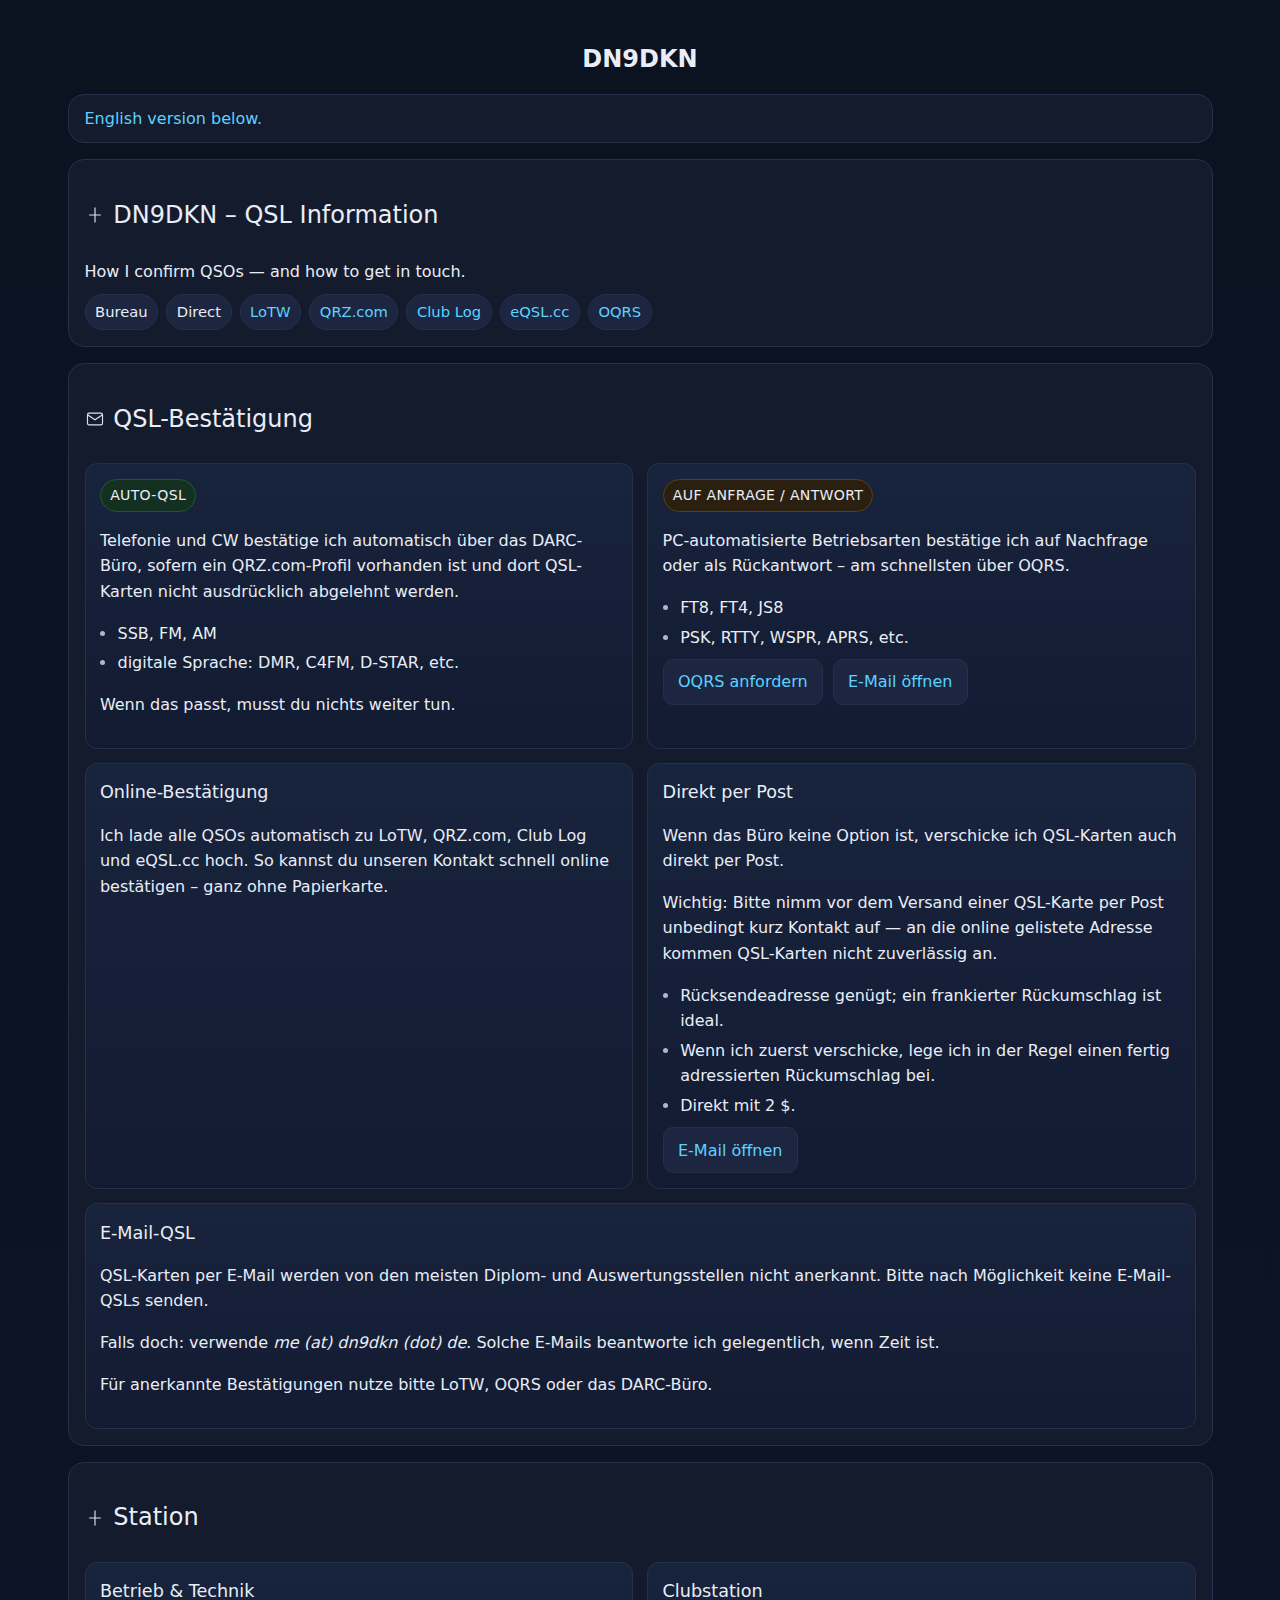
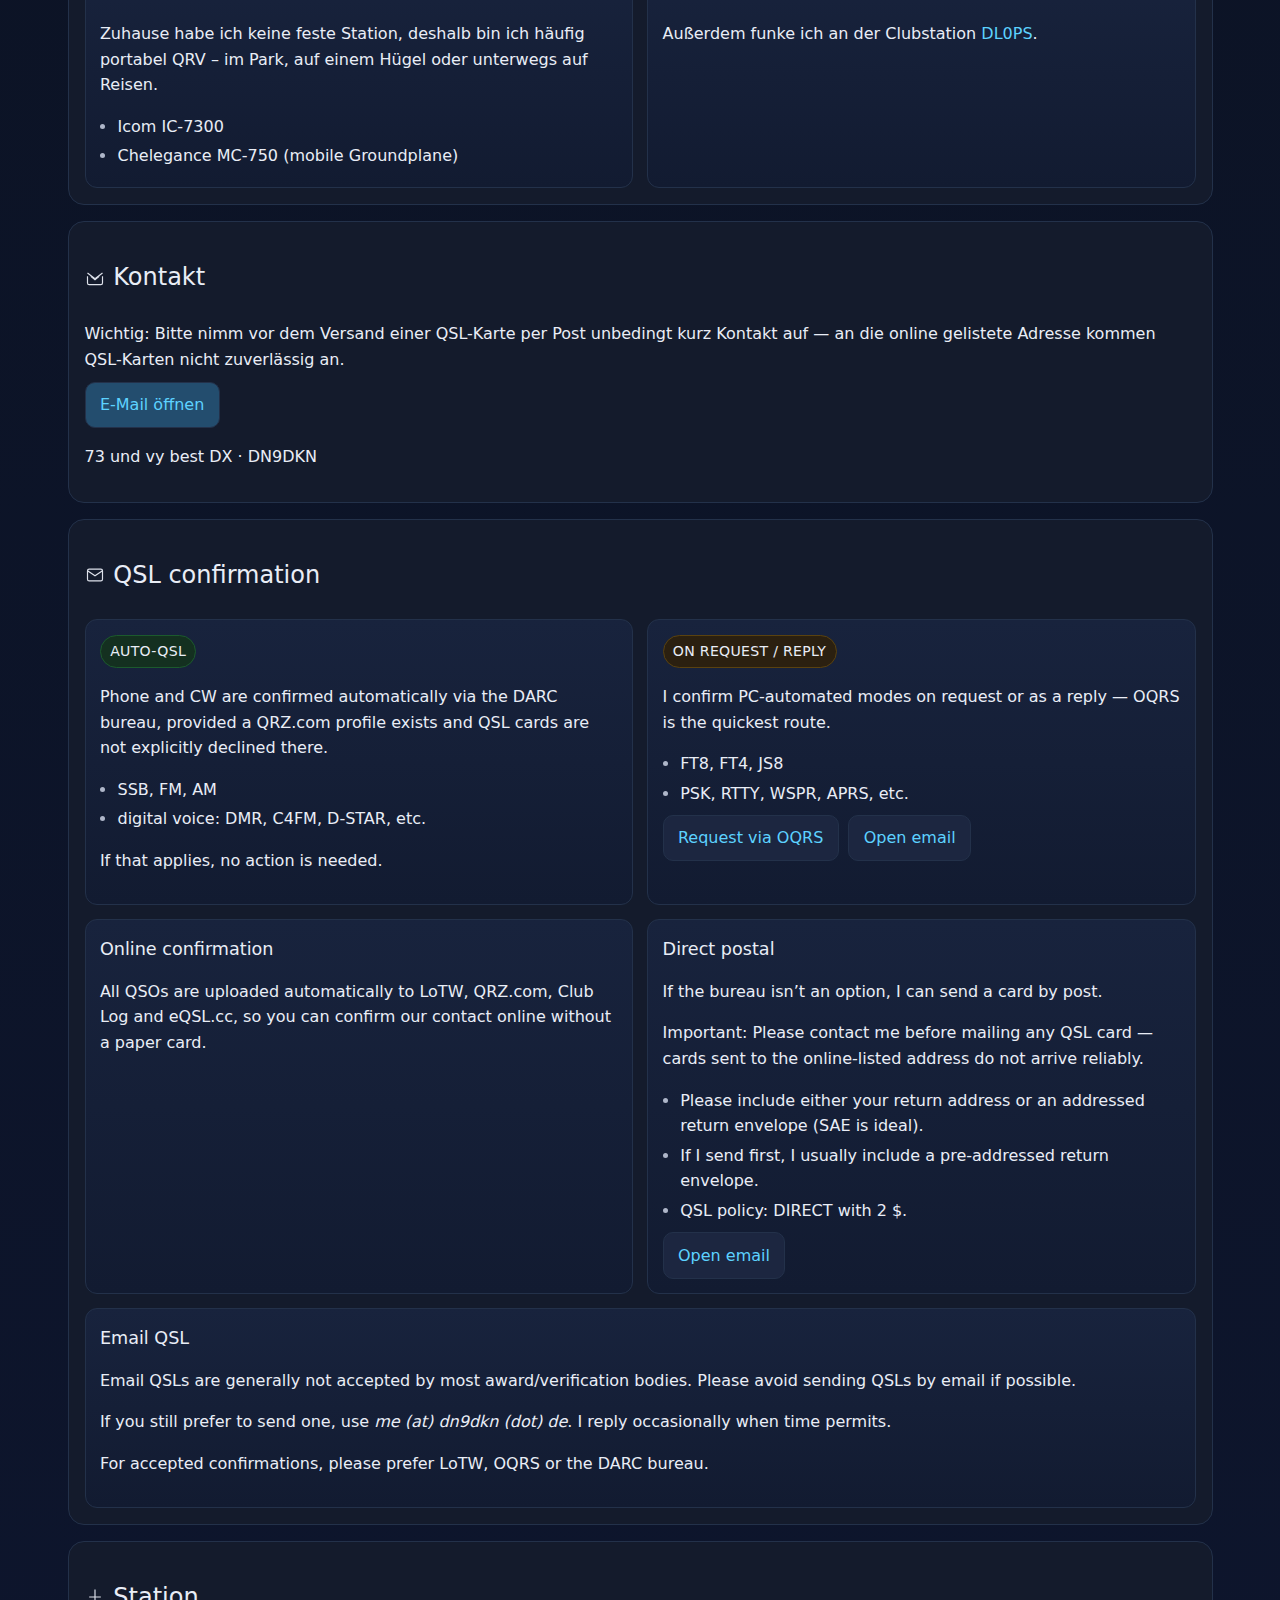
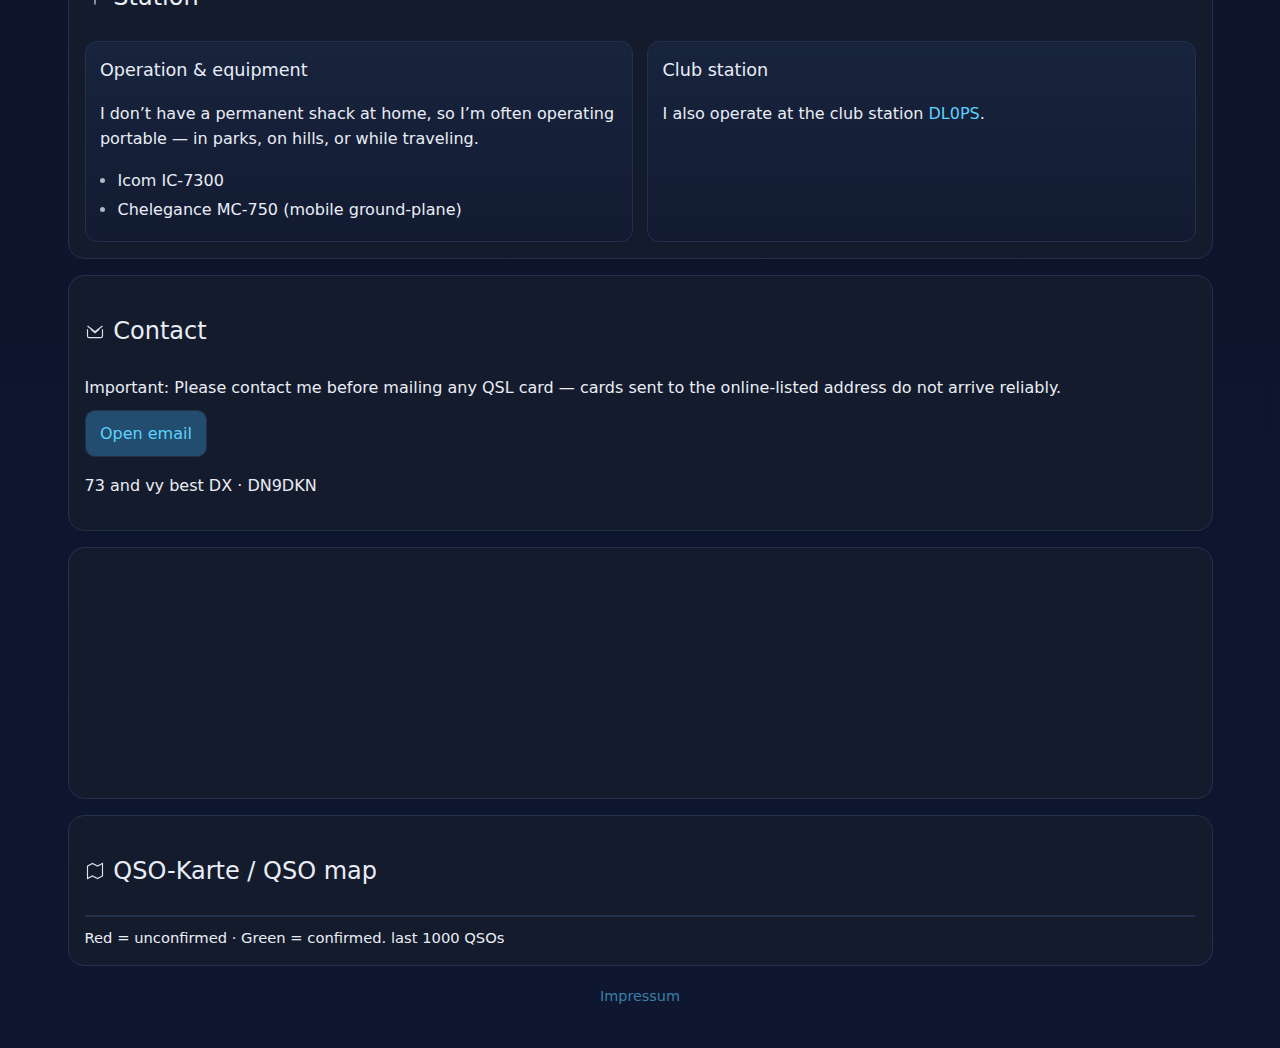
<file: index.html>
<!doctype html>
<html lang="de">
<head>
  <meta charset="utf-8" />
  <meta name="viewport" content="width=device-width, initial-scale=1" />
  <meta name="robots" content="noindex, nofollow, noarchive, nosnippet" />
  <meta name="googlebot" content="noindex, nofollow, noarchive, nosnippet" />
  <meta name="bingbot" content="noindex, nofollow, noarchive, nosnippet" />
  <meta name="google" content="notranslate" />
  <meta name="format-detection" content="telephone=no" />
  <title>DN9DKN · QSL-Infos</title>
  <meta name="color-scheme" content="dark" />
  <style>
    :root{
      --bg1:#0b1220; --bg2:#0e1630;
      --panel:#141b2c; --panel-2:#18233d;
      --ink:#e9edf6; --muted:#aeb6c9; --accent:#5dd2ff;
      --line:#23314a; --chip:#1c2640; --ok:#9efe9a; --warn:#ffd685;
    }
    *{box-sizing:border-box}
    html, body{
      margin:0; padding:0;
      background:
        radial-gradient(900px 500px at 12% -10%, rgba(93,210,255,.10), transparent 60%),
        linear-gradient(180deg,var(--bg1),var(--bg2));
      color:var(--ink);
      font-family:system-ui,-apple-system,Segoe UI,Roboto,Ubuntu,"Helvetica Neue",Arial,sans-serif;
      line-height:1.6; text-rendering:optimizeLegibility;
      scroll-behavior:smooth;
    }

    /* Lesbarkeit & keine Fettschrift */
    #dn9dkn, #dn9dkn * { color:var(--ink) !important; }
    #dn9dkn a, #dn9dkn a:visited, #dn9dkn a:active { color:var(--accent) !important; text-decoration:none }
    #dn9dkn a:hover { text-decoration:underline }
    #dn9dkn li::marker { color:var(--muted) !important; }
    #dn9dkn h1, #dn9dkn h2, #dn9dkn h3, #dn9dkn h4, #dn9dkn h5, #dn9dkn h6, #dn9dkn strong, #dn9dkn b { font-weight:400 !important; }

    .wrap { max-width:1225px; margin:40px auto; padding:0 clamp(16px, 6vw, 40px); }
    .notice { margin:0 0 16px; background:var(--panel); border:1px solid var(--line); border-radius:16px; padding:.65rem 1rem; color:var(--muted) !important; }

    .section { margin-top:16px; background:var(--panel) !important; border:1px solid var(--line); border-radius:16px; padding:1rem; }
    .section-head { display:flex; align-items:center; gap:.55rem; margin-bottom:.3rem; }
    .section-head svg { width:20px; height:20px; opacity:.95; }
    .lead { color:var(--muted) !important; margin:.1rem 0 .6rem; }

    .chips { display:flex; flex-wrap:wrap; gap:.5rem; margin:.4rem 0 0; }
    .chip { background:var(--chip); border:1px solid var(--line); padding:.32rem .6rem; border-radius:999px; font-size:.92rem; white-space:nowrap; }
    .chip[href] { display:inline-block; }

    .grid { display:grid; grid-template-columns:1fr; gap:.9rem; }
    @media (min-width:880px){
      .grid { grid-template-columns:1fr 1fr; }
      /* Ungerade Anzahl: letzte Karte volle Breite */
      .grid > .card:last-child:nth-last-child(1):nth-child(odd){ grid-column:1 / -1; }
    }
    .card { background:linear-gradient(180deg,var(--panel-2), #121b31); border:1px solid var(--line); border-radius:12px; padding:.9rem; }
    .card h3 { margin:0 0 .4rem; font-size:1.1rem; }
    ul { margin:.35rem 0 .2rem; padding-left:1.1rem; }
    li { margin:.25rem 0; }

    .labels { display:flex; gap:.45rem; flex-wrap:wrap; margin:.05rem 0 .4rem; }
    .label { display:inline-flex; align-items:center; gap:.35rem; padding:.26rem .58rem; border-radius:999px; border:1px solid var(--line); background:var(--chip); font-size:.88rem; text-transform:uppercase; letter-spacing:.3px; }
    .okchip { border-color:#1c5a2d; background:#143020; }
    .warchip { border-color:#5a420f; background:#2b2010; }

    .ok { color:var(--ok) !important; }
    .warn { color:var(--warn) !important; }
    .note { color:var(--muted) !important; }

    .btns { display:flex; flex-wrap:wrap; gap:.6rem; margin-top:.55rem; }
    .btn { display:inline-block; padding:.58rem .9rem; border-radius:10px; border:1px solid var(--line); background:var(--chip); text-decoration:none !important; }
    .btn.primary { background:#234d6e; }
    .btn:hover { filter:brightness(1.08); }

    .widget-frame { background:var(--panel); border:1px solid var(--line); border-radius:16px; padding:1rem; }
    .widget-frame iframe { width:100%; height:210px; border:0; border-radius:12px; background:#141b2c; }

    /* Karten-Kachel: 2:1 (Höhe = 50 % der Breite), ohne iframe – nur Text + entspannter Link */
    .map-frame { background:var(--panel); border:1px solid var(--line); border-radius:16px; padding:1rem; }
    .ratio-embed{
      position:relative; width:100%; aspect-ratio: 2 / 1;
      border-radius:12px; background:#141b2c; overflow:hidden;
      display:flex; align-items:stretch; justify-content:stretch;
      padding:0;
    }
    .ratio-embed > iframe,
    .ratio-embed > img{
      width:100%; height:100%; border:0; display:block;
    }
    .map-cta{ padding:1rem; text-align:center; max-width:90ch; margin:auto; }
    
    .map-cta p{ margin:.35rem 0 .6rem; color:var(--muted); }

    @supports not (aspect-ratio: 2 / 1){
      .ratio-embed{ height:0; padding-top:50%; }
      .ratio-embed > .map-cta{
        position:absolute; inset:0; display:flex; align-items:center; justify-content:center; padding:1rem;
      }
    }

    @media print{
      body{ background:#fff; color:#000; }
      .section, .card, .map-frame{ background:#fff !important; border:1px solid #ccc !important; }
      .notice, .widget-frame { display:none !important; }
      a{ color:#000 !important; text-decoration:underline !important; }
    }
  
    .sub{ margin:.55rem 0 0; color:var(--muted); font-size:.92rem }
  
    /* Map preview image: same width as content, height auto */
    .map-figure{ margin:0; }
    .map-img{
      width:100%;
      height:auto;
      display:block;
      border-radius:12px;
      border:1px solid var(--line);
      background:#0b1220;
    }

  </style>
</head>
<body>
  <main class="wrap" id="dn9dkn">

    <h2 id="dn9dkn-title" style="text-align:center; font-weight:800 !important; margin:0 0 1rem;">DN9DKN</h2>

    <p class="notice">
      <a href="#english-start" aria-label="Scroll to English version">English version below.</a>
    </p>

    <!-- Intro (EN) -->
    <section id="intro" class="section">
      <div class="section-head">
        <svg aria-hidden="true" focusable="false" viewBox="0 0 24 24" fill="none" stroke="currentColor"><path d="M12 3v18M5 12h14" stroke-width="1.4"/></svg>
        <h2>DN9DKN – QSL Information</h2>
      </div>
      <p class="lead">How I confirm QSOs — and how to get in touch.</p>

      <div class="chips" aria-label="Tags">
        <span class="chip">Bureau</span>
        <span class="chip">Direct</span>
        <a class="chip" href="https://lotw.arrl.org/" target="_blank" rel="noreferrer noopener">LoTW</a>
        <a class="chip" href="https://www.qrz.com/db/DN9DKN" target="_blank" rel="noreferrer noopener">QRZ.com</a>
        <a class="chip" href="https://clublog.org/" target="_blank" rel="noreferrer noopener">Club Log</a>
        <a class="chip" href="https://www.eqsl.cc/" target="_blank" rel="noreferrer noopener">eQSL.cc</a>
        <a class="chip" href="https://log.dclnext.darc.de/oqrs/dn9dkn" target="_blank" rel="noreferrer noopener">OQRS</a>
      </div>
    </section>

    <!-- QSL (DE) -->
    <section id="qsl-de" class="section">
      <div class="section-head">
        <svg aria-hidden="true" focusable="false" viewBox="0 0 24 24" fill="none" stroke="currentColor">
          <rect x="3" y="5" width="18" height="14" rx="2" ry="2" stroke-width="1.4"/>
          <path d="M3 7l9 6 9-6" stroke-width="1.4"/>
        </svg>
        <h2>QSL-Bestätigung</h2>
      </div>
      <div class="grid">
        <div class="card">
          <div class="labels"><span class="label okchip">Auto-QSL</span></div>
          <p>Telefonie und CW bestätige ich automatisch über das DARC-Büro, sofern ein QRZ.com-Profil vorhanden ist und dort QSL-Karten nicht ausdrücklich abgelehnt werden.</p>
          <ul>
            <li>SSB, FM, AM</li>
            <li>digitale Sprache: DMR, C4FM, D-STAR, etc.</li>
          </ul>
          <p class="ok">Wenn das passt, musst du nichts weiter tun.</p>
        </div>

        <div class="card">
          <div class="labels"><span class="label warchip">Auf Anfrage / Antwort</span></div>
          <p>PC-automatisierte Betriebsarten bestätige ich auf Nachfrage oder als Rückantwort – am schnellsten über OQRS.</p>
          <ul>
            <li>FT8, FT4, JS8</li>
            <li>PSK, RTTY, WSPR, APRS, etc.</li>
          </ul>
          <div class="btns">
            <a class="btn" href="https://log.dclnext.darc.de/oqrs/dn9dkn" target="_blank" rel="noreferrer noopener">OQRS anfordern</a>
            <a class="btn" href="mailto:?subject=QSL-Anfrage%20(Datenmodi)%20an%20DN9DKN&body=Hallo%20DN9DKN%2C%0A%0Abitte%20best%C3%A4tige%20unser%20QSO%20aus%20einem%20PC-automatisierten%20Modus.%0A%0A---%20QSO-Daten%20---%0ARufzeichen%20(ich)%3A%0ADatum%20(UTC)%3A%0ABand%2FFrequenz%3A%0AModus%3A%20FT8%20%7C%20FT4%20%7C%20JS8%20%7C%20PSK%20%7C%20RTTY%20%7C%20WSPR%20%7C%20APRS%0ARST%20gesendet%2Fempfangen%3A%0A%0AOptional%20(Post)%3A%20R%C3%BCcksendeadresse%0A%0A73%2C%0A">E-Mail öffnen</a>
          </div>
        </div>
      </div>

      <div class="grid" style="margin-top:.9rem">
        <div class="card" id="online-confirmation-de">
          <h3>Online-Bestätigung</h3>
          <p>Ich lade alle QSOs automatisch zu LoTW, QRZ.com, Club Log und eQSL.cc hoch. So kannst du unseren Kontakt schnell online bestätigen – ganz ohne Papierkarte.</p>
        </div>

        <div class="card">
          <h3>Direkt per Post</h3>
          <p>Wenn das Büro keine Option ist, verschicke ich QSL-Karten auch direkt per Post.</p>
          <p class="note">Wichtig: Bitte nimm vor dem Versand einer QSL-Karte per Post unbedingt kurz Kontakt auf — an die online gelistete Adresse kommen QSL-Karten nicht zuverlässig an.</p>
          <ul>
            <li>Rücksendeadresse genügt; ein frankierter Rückumschlag ist ideal.</li>
            <li>Wenn ich zuerst verschicke, lege ich in der Regel einen fertig adressierten Rückumschlag bei.</li>
            <li><strong>Direkt mit 2 $</strong>.</li>
          </ul>
          <div class="btns">
            <a class="btn" href="mailto:?subject=QSL%20direkt%20per%20Post%20an%20DN9DKN&body=Hallo%20DN9DKN%2C%0A%0Abitte%20sende%20mir%20eine%20QSL%20direkt%20per%20Post.%0A%0A---%20Adresse%20f%C3%BCr%20R%C3%BCckversand%20---%0AName%3A%0AStra%C3%9Fe%2C%20Nr.%3A%0APLZ%2C%20Ort%2C%20Land%3A%0A%0AOptional%3A%20frankierter%20R%C3%BCckumschlag%20%2F%20Portobeteiligung%0A%0A---%20QSO%20(falls%20Datenmodus)%20---%0ADatum%20(UTC)%3A%0ABand%2FFrequenz%3A%0AModus%3A%0ARST%20gesendet%2Fempfangen%3A%0A%0ADanke%20und%2073%2C%0A">E-Mail öffnen</a>
          </div>
        </div>

        <div class="card">
          <h3>E-Mail-QSL</h3>
          <p>QSL-Karten per E-Mail werden von den meisten Diplom- und Auswertungsstellen nicht anerkannt. Bitte nach Möglichkeit keine E-Mail-QSLs senden.</p>
          <p>Falls doch: verwende <em>m&#101; (at) d&#110;9d&#107;n (dot) d&#101;</em>. Solche E-Mails beantworte ich gelegentlich, wenn Zeit ist.</p>
          <p class="note">Für anerkannte Bestätigungen nutze bitte LoTW, OQRS oder das DARC-Büro.</p>
        </div>
      </div>
    </section>

    <!-- Station (DE) -->
    <section id="station-de" class="section">
      <div class="section-head">
        <svg aria-hidden="true" focusable="false" viewBox="0 0 24 24" fill="none" stroke="currentColor"><path d="M12 3v18M5 12h14" stroke-width="1.4"/></svg>
        <h2>Station</h2>
      </div>
      <div class="grid">
        <div class="card">
          <h3>Betrieb &amp; Technik</h3>
          <p>Zuhause habe ich keine feste Station, deshalb bin ich häufig portabel QRV – im Park, auf einem Hügel oder unterwegs auf Reisen.</p>
          <ul>
            <li>Icom IC-7300</li>
            <li>Chelegance MC-750 (mobile Groundplane)</li>
          </ul>
        </div>
        <div class="card">
          <h3>Clubstation</h3>
          <p>Außerdem funke ich an der Clubstation <a href="https://www.qrz.com/db/DL0PS" target="_blank" rel="noreferrer noopener">DL0PS</a>.</p>
        </div>
      </div>
    </section>

    <!-- Kontakt (DE) -->
    <section id="kontakt-de" class="section">
      <div class="section-head">
        <svg aria-hidden="true" focusable="false" viewBox="0 0 24 24" fill="none" stroke="currentColor"><path d="M21 10v8a2 2 0 0 1-2 2H5a2 2 0 0 1-2-2v-8" stroke-width="1.4"/><path d="M7 10l5 4 5-4" stroke-width="1.4"/><path d="M3 6l9 7 9-7" stroke-width="1.4"/></svg>
        <h2>Kontakt</h2>
      </div>
      <p class="lead">Wichtig: Bitte nimm vor dem Versand einer QSL-Karte per Post unbedingt kurz Kontakt auf — an die online gelistete Adresse kommen QSL-Karten nicht zuverlässig an.</p>
      <div class="btns">
        <a class="btn primary" href="mailto:?subject=Kontakt%20DN9DKN&body=Hallo%20DN9DKN%2C%0A%0A...">E-Mail öffnen</a>
      </div>
      <p>73 und vy best DX · DN9DKN</p>
    </section>

    <!-- Anchor for English -->
    <span id="english-start"></span>

    <!-- QSL (EN) -->
    <section id="qsl-en" class="section">
      <div class="section-head">
        <svg aria-hidden="true" focusable="false" viewBox="0 0 24 24" fill="none" stroke="currentColor">
          <rect x="3" y="5" width="18" height="14" rx="2" ry="2" stroke-width="1.4"/>
          <path d="M3 7l9 6 9-6" stroke-width="1.4"/>
        </svg>
        <h2>QSL confirmation</h2>
      </div>
      <div class="grid">
        <div class="card">
          <div class="labels"><span class="label okchip">Auto-QSL</span></div>
          <p>Phone and CW are confirmed automatically via the DARC bureau, provided a QRZ.com profile exists and QSL cards are not explicitly declined there.</p>
          <ul>
            <li>SSB, FM, AM</li>
            <li>digital voice: DMR, C4FM, D-STAR, etc.</li>
          </ul>
          <p class="ok">If that applies, no action is needed.</p>
        </div>

        <div class="card">
          <div class="labels"><span class="label warchip">On request / reply</span></div>
          <p>I confirm PC-automated modes on request or as a reply — OQRS is the quickest route.</p>
          <ul>
            <li>FT8, FT4, JS8</li>
            <li>PSK, RTTY, WSPR, APRS, etc.</li>
          </ul>
          <div class="btns">
            <a class="btn" href="https://log.dclnext.darc.de/oqrs/dn9dkn" target="_blank" rel="noreferrer noopener">Request via OQRS</a>
            <a class="btn" href="mailto:?subject=QSL%20request%20(data%20modes)%20to%20DN9DKN&body=Hello%20DN9DKN%2C%0A%0APlease%20confirm%20our%20PC-automated%20mode%20QSO.%0A%0A---%20QSO%20details%20---%0AMy%20callsign%3A%0ADate%20(UTC)%3A%0ABand%2FFrequency%3A%0AMode%3A%20FT8%20%7C%20FT4%20%7C%20JS8%20%7C%20PSK%20%7C%20RTTY%20%7C%20WSPR%20%7C%20APRS%0ARST%20sent%2Freceived%3A%0A%0AIf%20postal%3A%20return%20address%0A%0A73%2C%0A">Open email</a>
          </div>
        </div>
      </div>

      <div class="grid" style="margin-top:.9rem">
        <div class="card">
          <h3>Online confirmation</h3>
          <p>All QSOs are uploaded automatically to LoTW, QRZ.com, Club Log and eQSL.cc, so you can confirm our contact online without a paper card.</p>
        </div>

        <div class="card">
          <h3>Direct postal</h3>
          <p>If the bureau isn’t an option, I can send a card by post.</p>
          <p class="note">Important: Please contact me before mailing any QSL card — cards sent to the online-listed address do not arrive reliably.</p>
          <ul>
            <li>Please include either your return address or an addressed return envelope (SAE is ideal).</li>
            <li>If I send first, I usually include a pre-addressed return envelope.</li>
            <li>QSL policy: DIRECT with 2 $.</li>
          </ul>
          <div class="btns">
            <a class="btn" href="mailto:?subject=Direct%20postal%20QSL%20to%20DN9DKN&body=Hello%20DN9DKN%2C%0A%0AI%27d%20like%20to%20request%20a%20QSL%20card%20by%20postal%20mail.%0A%0A---%20Return%20address%20---%0AName%3A%0AStreet%2C%20No.%3A%0APostal%20code%2C%20City%2C%20Country%3A%0A%0AOptional%3A%20stamped%20SAE%20%2F%20postage%20contribution%0A%0A---%20QSO%20(if%20data%20mode)%20---%0ADate%20(UTC)%3A%0ABand%2FFrequency%3A%0AMode%3A%0ARST%20sent%2Freceived%3A%0A%0AThanks%20and%2073%2C%0A">Open email</a>
          </div>
        </div>

        <div class="card">
          <h3>Email QSL</h3>
          <p>Email QSLs are generally not accepted by most award/verification bodies. Please avoid sending QSLs by email if possible.</p>
          <p>If you still prefer to send one, use <em>m&#101; (at) d&#110;9d&#107;n (dot) d&#101;</em>. I reply occasionally when time permits.</p>
          <p class="note">For accepted confirmations, please prefer LoTW, OQRS or the DARC bureau.</p>
        </div>
      </div>
    </section>

    <!-- Station (EN) -->
    <section id="station-en" class="section">
      <div class="section-head">
        <svg aria-hidden="true" focusable="false" viewBox="0 0 24 24" fill="none" stroke="currentColor"><path d="M12 3v18M5 12h14" stroke-width="1.4"/></svg>
        <h2>Station</h2>
      </div>
      <div class="grid">
        <div class="card">
          <h3>Operation &amp; equipment</h3>
          <p>I don’t have a permanent shack at home, so I’m often operating portable — in parks, on hills, or while traveling.</p>
          <ul>
            <li>Icom IC-7300</li>
            <li>Chelegance MC-750 (mobile ground-plane)</li>
          </ul>
        </div>
        <div class="card">
          <h3>Club station</h3>
          <p>I also operate at the club station <a href="https://www.qrz.com/db/DL0PS" target="_blank" rel="noreferrer noopener">DL0PS</a>.</p>
        </div>
      </div>
    </section>

    <!-- Contact (EN) -->
    <section id="contact-en" class="section">
      <div class="section-head">
        <svg aria-hidden="true" focusable="false" viewBox="0 0 24 24" fill="none" stroke="currentColor"><path d="M21 10v8a2 2 0 0 1-2 2H5a2 2 0 0 1-2-2v-8" stroke-width="1.4"/><path d="M7 10l5 4 5-4" stroke-width="1.4"/><path d="M3 6l9 7 9-7" stroke-width="1.4"/></svg>
        <h2>Contact</h2>
      </div>
      <p class="lead">Important: Please contact me before mailing any QSL card — cards sent to the online-listed address do not arrive reliably.</p>
      <div class="btns">
        <a class="btn primary" href="mailto:?subject=Contact%20DN9DKN&body=Hello%20DN9DKN%2C%0A%0A...">Open email</a>
      </div>
      <p>73 and vy best DX · DN9DKN</p>
    </section>

    <!-- DARC DCL On-Air Widget -->
    <section id="on-air" class="section widget-frame" aria-label="DARC DCL On Air">
      <iframe src="https://log.dclnext.darc.de/widgets/on_air/2ea0c65956" loading="lazy" title="DARC DCL On Air"></iframe>
    </section>

    <!-- Karten-Kachel (unter dem On-Air-Widget), 2:1, nur Text + Link -->
    <section id="qso-map" class="section map-frame" aria-label="QSO-Karte">
      <div class="section-head">
        <svg aria-hidden="true" focusable="false" viewBox="0 0 24 24" fill="none" stroke="currentColor">
          <path d="M3 6l6-3 6 3 6-3v15l-6 3-6-3-6 3z" stroke-width="1.4"/>
        </svg>
        <h2>QSO-Karte / QSO map</h2>
      </div>

      <figure class="map-figure">
        <img class="map-img"
          src="./img/wavelog.png"
          alt="Last 1000 QSOs map (preview)"
          loading="lazy" />
      </figure>
      <p class="sub">Red = unconfirmed · Green = confirmed. last 1000 QSOs</p>
    </section>


    <p style="text-align:center; opacity:.55; margin-top:1.2rem; font-size:.9rem;">
      <a href="./impressum/" aria-label="Impressum und rechtliche Hinweise">Impressum</a>
    </p>

  </main>
</body>
</html>
</file>
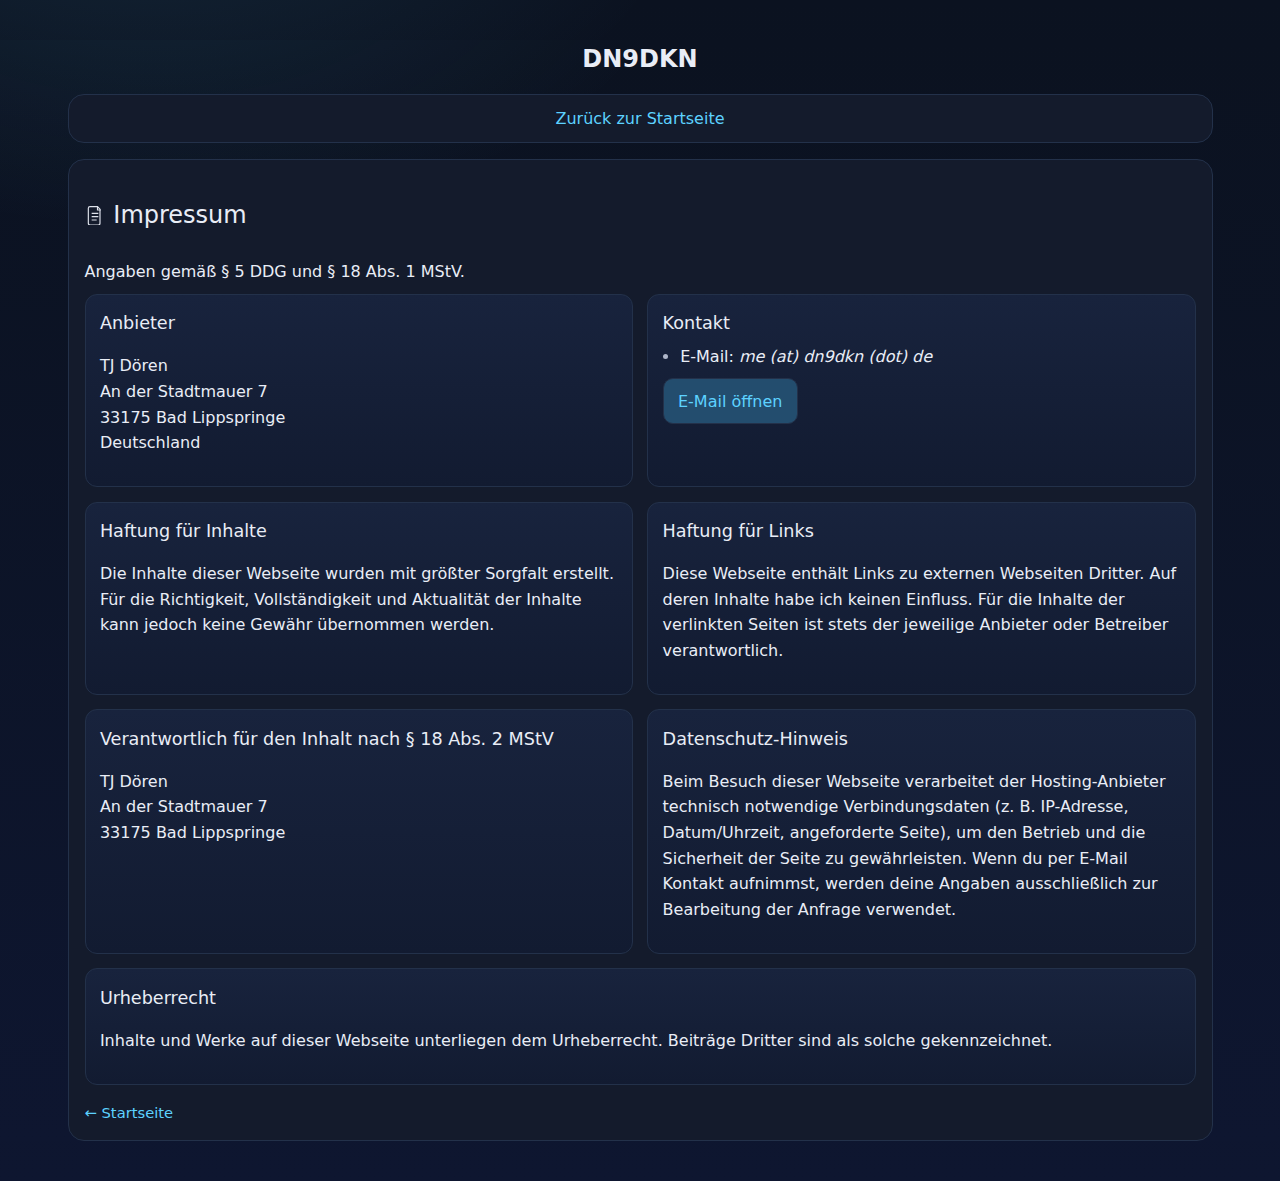
<file: impressum/index.html>
<!doctype html>
<html lang="de">
<head>
  <meta charset="utf-8" />
  <meta name="viewport" content="width=device-width, initial-scale=1" />
  <title>DN9DKN · Impressum</title>

  <!-- No indexing / no crawling (best-effort) -->
  <meta name="robots" content="noindex, nofollow, noarchive, nosnippet" />
  <meta name="googlebot" content="noindex, nofollow, noarchive, nosnippet" />
  <meta name="bingbot" content="noindex, nofollow, noarchive, nosnippet" />

  <meta name="color-scheme" content="dark" />
  <style>
    :root{
      --bg1:#0b1220; --bg2:#0e1630;
      --panel:#141b2c; --panel-2:#18233d;
      --ink:#e9edf6; --muted:#aeb6c9; --accent:#5dd2ff;
      --line:#23314a; --chip:#1c2640; --ok:#9efe9a; --warn:#ffd685;
    }
    *{box-sizing:border-box}
    html, body{
      margin:0; padding:0;
      background:
        radial-gradient(900px 500px at 12% -10%, rgba(93,210,255,.10), transparent 60%),
        linear-gradient(180deg,var(--bg1),var(--bg2));
      color:var(--ink);
      font-family:system-ui,-apple-system,Segoe UI,Roboto,Ubuntu,"Helvetica Neue",Arial,sans-serif;
      line-height:1.6; text-rendering:optimizeLegibility;
      scroll-behavior:smooth;
    }

    /* Lesbarkeit & keine Fettschrift */
    #dn9dkn, #dn9dkn * { color:var(--ink) !important; }
    #dn9dkn a, #dn9dkn a:visited, #dn9dkn a:active { color:var(--accent) !important; text-decoration:none }
    #dn9dkn a:hover { text-decoration:underline }
    #dn9dkn li::marker { color:var(--muted) !important; }
    #dn9dkn h1, #dn9dkn h2, #dn9dkn h3, #dn9dkn h4, #dn9dkn h5, #dn9dkn h6, #dn9dkn strong, #dn9dkn b { font-weight:400 !important; }

    .wrap { max-width:1225px; margin:40px auto; padding:0 clamp(16px, 6vw, 40px); }
    .notice { margin:0 0 16px; background:var(--panel); border:1px solid var(--line); border-radius:16px; padding:.65rem 1rem; color:var(--muted) !important; }
    .notice.center { text-align:center; }

    .section { margin-top:16px; background:var(--panel) !important; border:1px solid var(--line); border-radius:16px; padding:1rem; }
    .section-head { display:flex; align-items:center; gap:.55rem; margin-bottom:.3rem; }
    .section-head svg { width:20px; height:20px; opacity:.95; }
    .lead { color:var(--muted) !important; margin:.1rem 0 .6rem; }

    .grid { display:grid; grid-template-columns:1fr; gap:.9rem; }
    @media (min-width:880px){
      .grid { grid-template-columns:1fr 1fr; }
      .grid > .card:last-child:nth-last-child(1):nth-child(odd){ grid-column:1 / -1; }
    }

    .card { background:linear-gradient(180deg,var(--panel-2), #121b31); border:1px solid var(--line); border-radius:12px; padding:.9rem; }
    .card h3 { margin:0 0 .4rem; font-size:1.1rem; }
    ul { margin:.35rem 0 .2rem; padding-left:1.1rem; }
    li { margin:.25rem 0; }

    .btns { display:flex; flex-wrap:wrap; gap:.6rem; margin-top:.55rem; }
    .btn { display:inline-block; padding:.58rem .9rem; border-radius:10px; border:1px solid var(--line); background:var(--chip); text-decoration:none !important; }
    .btn.primary { background:#234d6e; }
    .btn:hover { filter:brightness(1.08); }

    .sub{ margin:.55rem 0 0; color:var(--muted); font-size:.92rem }

    @media print{
      body{ background:#fff; color:#000; }
      .section, .card{ background:#fff !important; border:1px solid #ccc !important; }
      .notice { display:none !important; }
      a{ color:#000 !important; text-decoration:underline !important; }
    }
  </style>
</head>
<body>
  <main class="wrap" id="dn9dkn">

    <h2 id="dn9dkn-title" style="text-align:center; font-weight:800 !important; margin:0 0 1rem;">DN9DKN</h2>

    <p class="notice center">
      <a href="../" rel="nofollow">Zurück zur Startseite</a>
    </p>

    <section id="impressum" class="section">
      <div class="section-head">
        <svg aria-hidden="true" focusable="false" viewBox="0 0 24 24" fill="none" stroke="currentColor">
          <path d="M6 2h9l3 3v17a2 2 0 0 1-2 2H6a2 2 0 0 1-2-2V4a2 2 0 0 1 2-2z" stroke-width="1.4"/>
          <path d="M15 2v4h4" stroke-width="1.4"/>
          <path d="M8 10h8M8 14h8M8 18h6" stroke-width="1.4"/>
        </svg>
        <h2>Impressum</h2>
      </div>
      <p class="lead">Angaben gemäß § 5 DDG und § 18 Abs. 1 MStV.</p>

      <div class="grid">
        <div class="card">
          <h3>Anbieter</h3>
          <p>
<strong>TJ Dören</strong><br />
            An der Stadtmauer 7<br />
            33175 Bad Lippspringe<br />
            Deutschland
          </p>
</div>

        <div class="card">
          <h3>Kontakt</h3>
          <ul>
            <li>E-Mail: <em>m&#101; (at) d&#110;9d&#107;n (dot) d&#101;</em></li>
            <!-- Optional / DDG-"schneller Kontakt": -->
            <!-- <li>Telefon: +49 …</li> -->
          </ul>
          <div class="btns">
            <a class="btn primary" href="mailto:?subject=Impressum%20DN9DKN&body=Hallo%20DN9DKN%2C%0A%0A...%0A%0A(E-Mail-Adresse:%20me%20(at)%20dn9dkn%20(dot)%20de)%0A" rel="nofollow">E-Mail öffnen</a>
          </div>
        </div>
<div class="card">
          <h3>Haftung für Inhalte</h3>
          <p>
            Die Inhalte dieser Webseite wurden mit größter Sorgfalt erstellt. Für die Richtigkeit, Vollständigkeit und Aktualität der Inhalte kann jedoch keine Gewähr übernommen werden.
          </p>
        </div>

        <div class="card">
          <h3>Haftung für Links</h3>
          <p>
            Diese Webseite enthält Links zu externen Webseiten Dritter. Auf deren Inhalte habe ich keinen Einfluss. Für die Inhalte der verlinkten Seiten ist stets der jeweilige Anbieter oder Betreiber verantwortlich.
          </p>
        </div>



        <div class="card">
          <h3>Verantwortlich für den Inhalt nach § 18 Abs. 2 MStV</h3>
          <p>
            TJ Dören<br />
            An der Stadtmauer 7<br />
            33175 Bad Lippspringe
          </p>
        </div>

        <div class="card">
          <h3>Datenschutz-Hinweis</h3>
          <p>
            Beim Besuch dieser Webseite verarbeitet der Hosting-Anbieter technisch notwendige Verbindungsdaten (z.&nbsp;B. IP-Adresse, Datum/Uhrzeit, angeforderte Seite), um den Betrieb und die Sicherheit der Seite zu gewährleisten.
            Wenn du per E-Mail Kontakt aufnimmst, werden deine Angaben ausschließlich zur Bearbeitung der Anfrage verwendet.
          </p>
        </div>

        <div class="card">
          <h3>Urheberrecht</h3>
          <p>
            Inhalte und Werke auf dieser Webseite unterliegen dem Urheberrecht. Beiträge Dritter sind als solche gekennzeichnet.
          </p>
        </div>
      </div>

      <p class="sub" style="margin-top:1rem">
        <a href="../" rel="nofollow">← Startseite</a>
      </p>
    </section>

  </main>
</body>
</html>
</file>
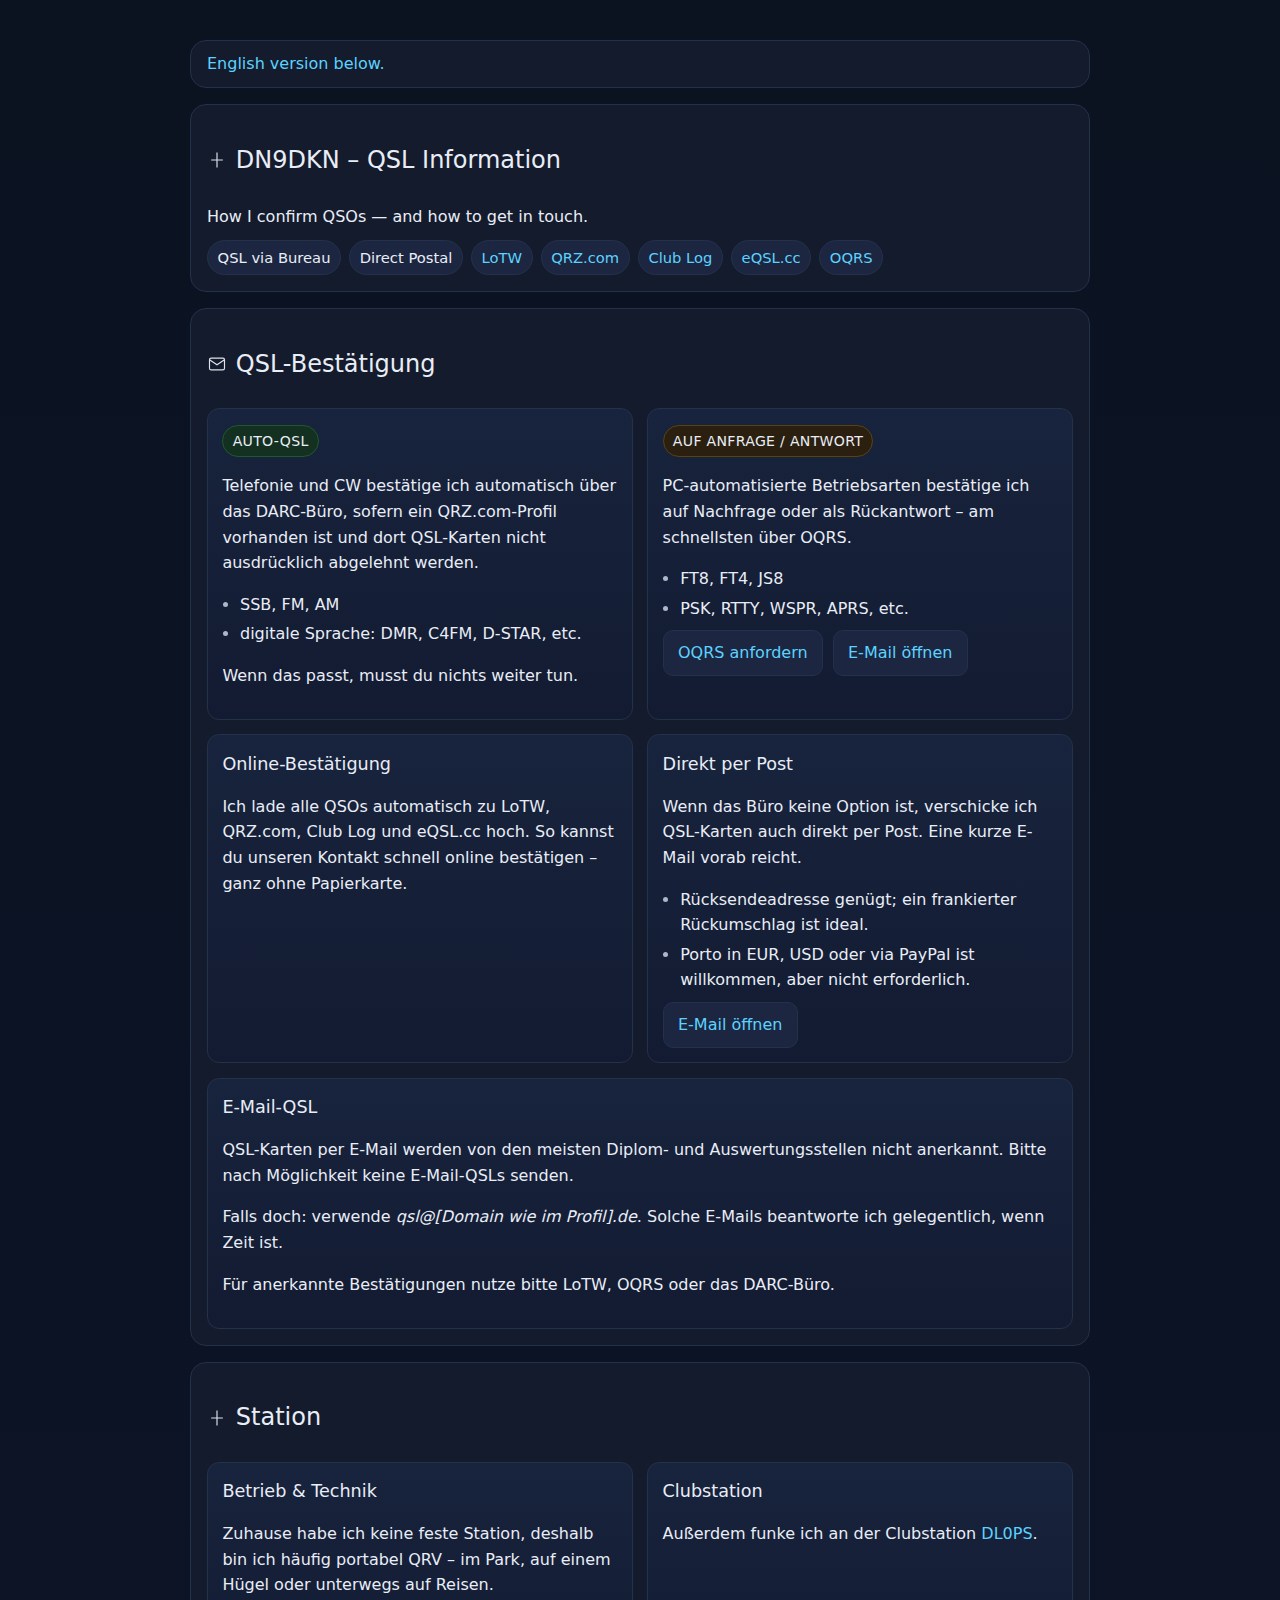
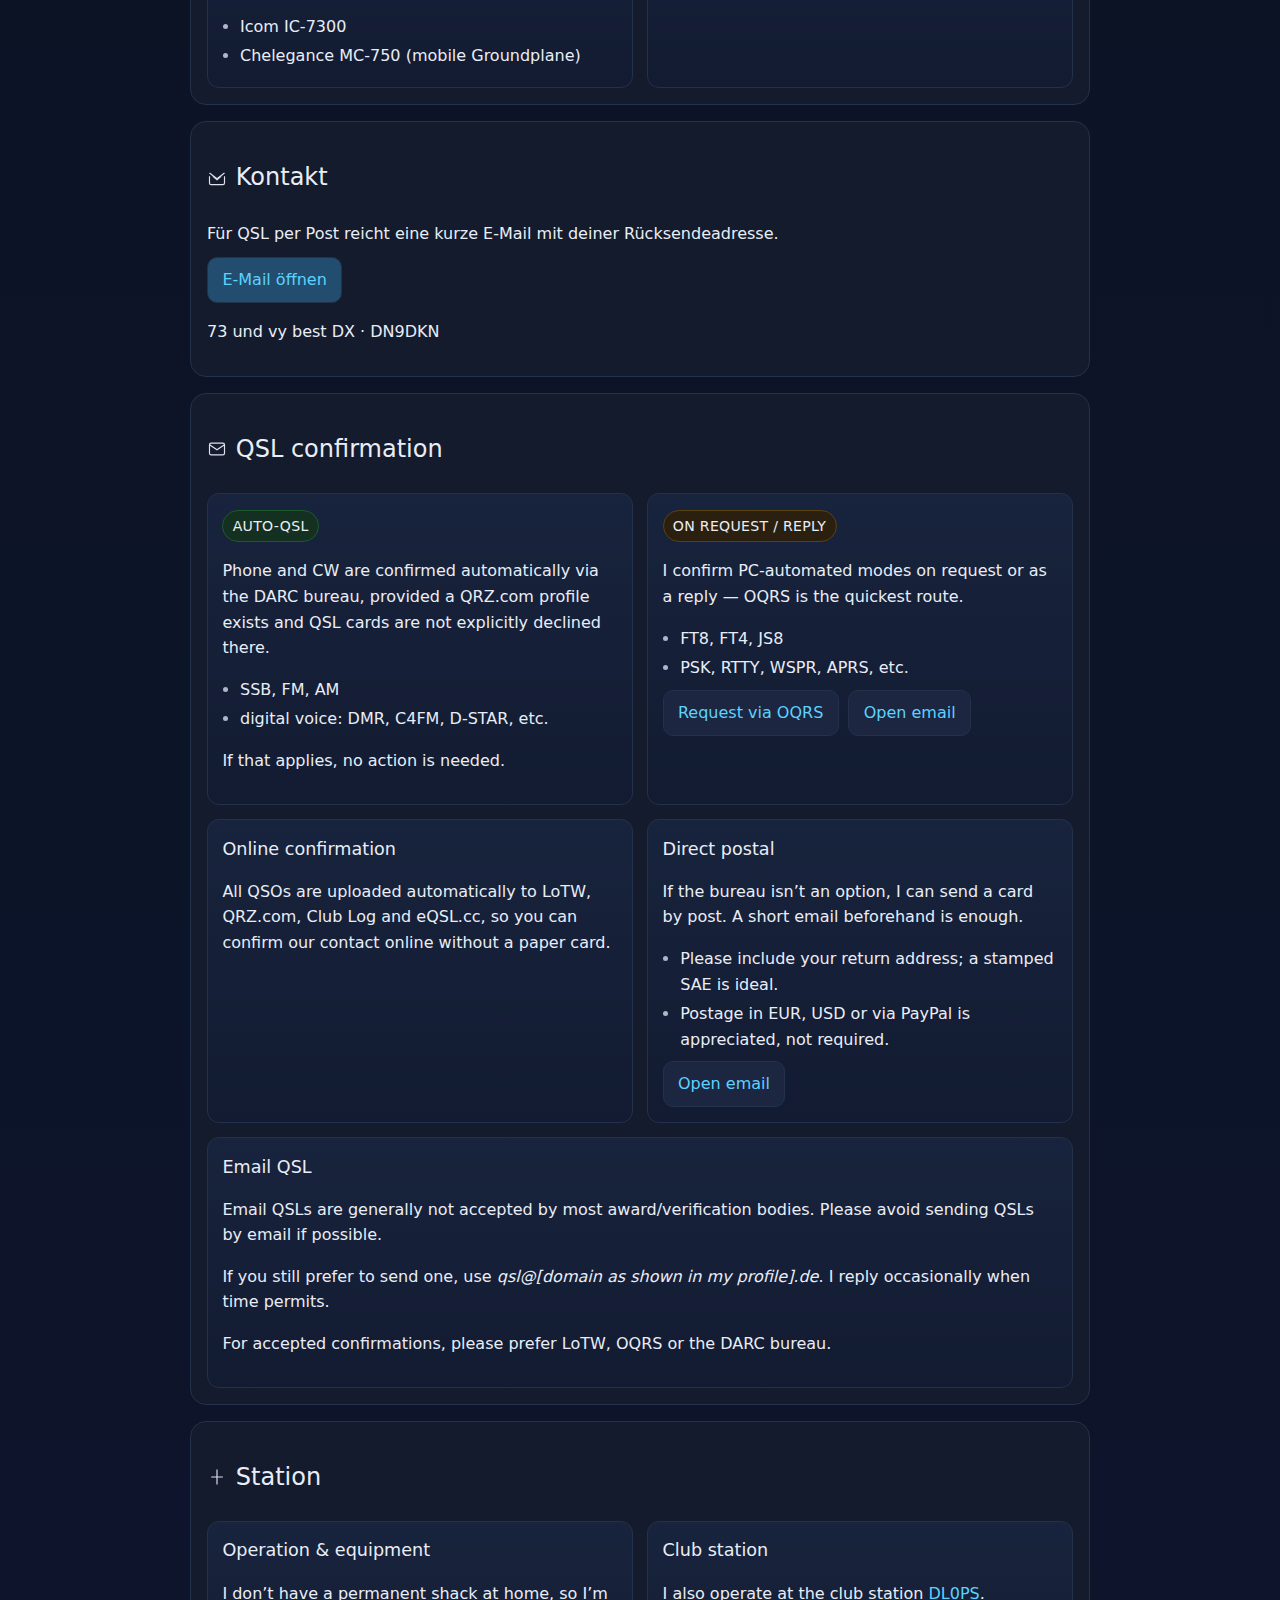
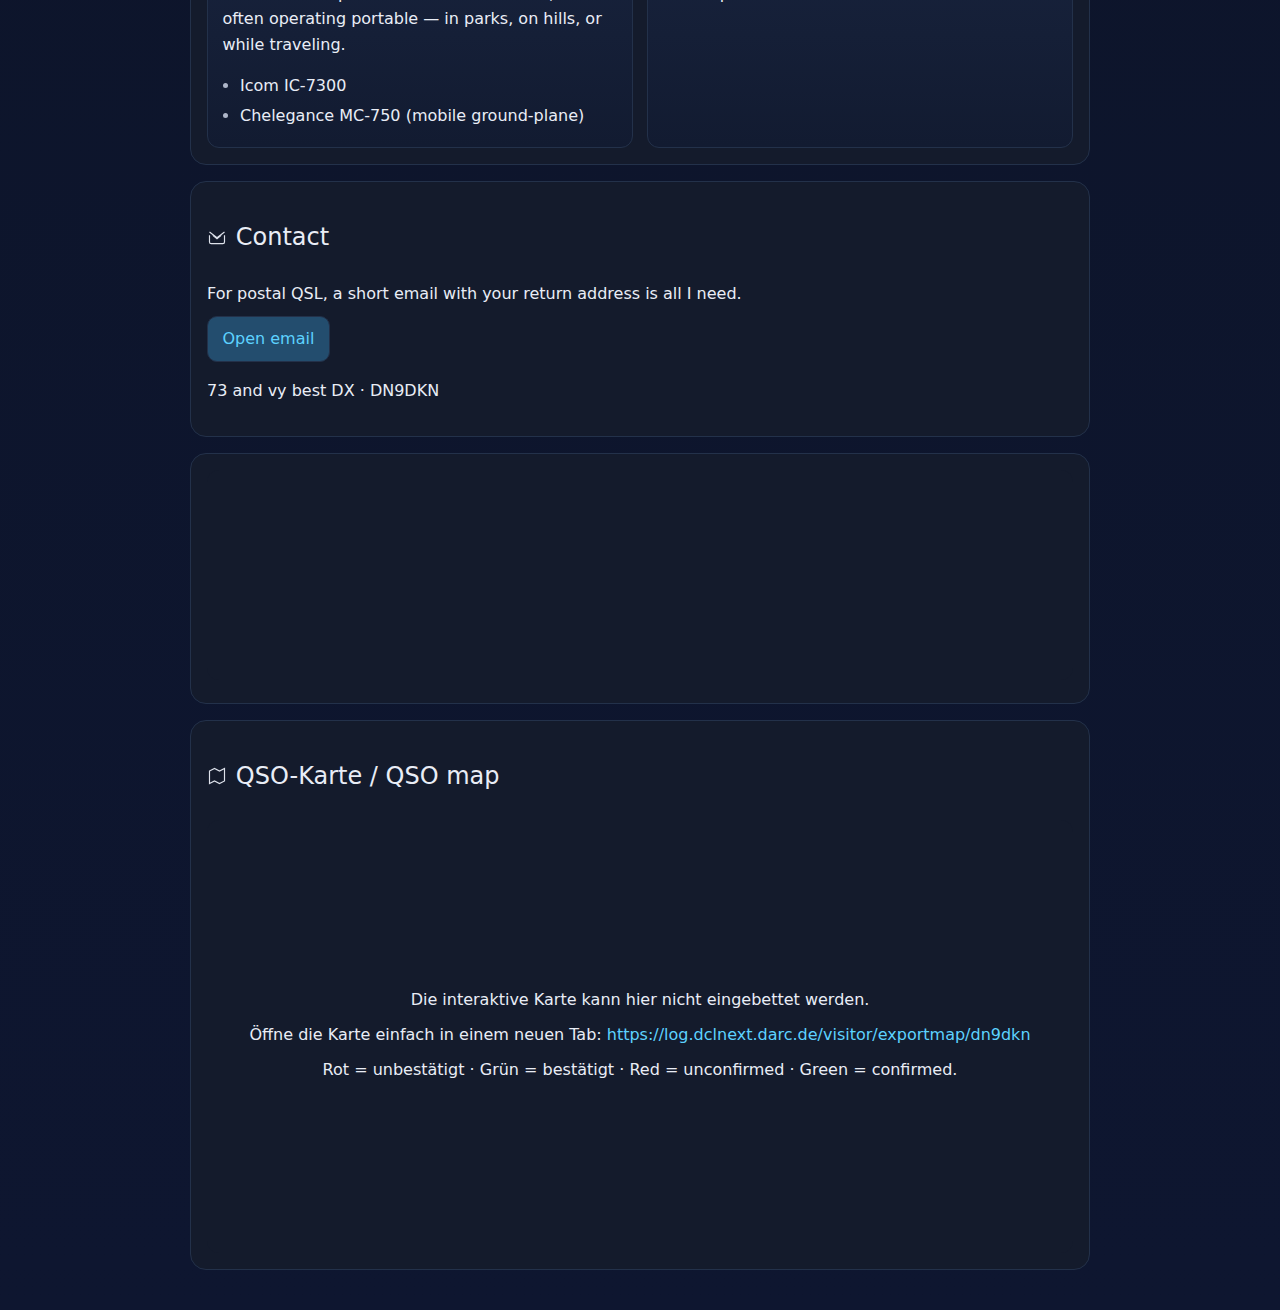
<file: test.html>
<!doctype html>
<html lang="de">
<head>
  <meta charset="utf-8" />
  <meta name="viewport" content="width=device-width, initial-scale=1" />
  <title>DN9DKN · QSL-Infos</title>
  <meta name="color-scheme" content="dark" />
  <style>
    :root{
      --bg1:#0b1220; --bg2:#0e1630;
      --panel:#141b2c; --panel-2:#18233d;
      --ink:#e9edf6; --muted:#aeb6c9; --accent:#5dd2ff;
      --line:#23314a; --chip:#1c2640; --ok:#9efe9a; --warn:#ffd685;
    }
    *{box-sizing:border-box}
    html, body{
      margin:0; padding:0;
      background:
        radial-gradient(900px 500px at 12% -10%, rgba(93,210,255,.10), transparent 60%),
        linear-gradient(180deg,var(--bg1),var(--bg2));
      color:var(--ink);
      font-family:system-ui,-apple-system,Segoe UI,Roboto,Ubuntu,"Helvetica Neue",Arial,sans-serif;
      line-height:1.6; text-rendering:optimizeLegibility;
      scroll-behavior:smooth;
    }

    /* Lesbarkeit & keine Fettschrift */
    #dn9dkn, #dn9dkn * { color:var(--ink) !important; }
    #dn9dkn a, #dn9dkn a:visited, #dn9dkn a:active { color:var(--accent) !important; text-decoration:none }
    #dn9dkn a:hover { text-decoration:underline }
    #dn9dkn li::marker { color:var(--muted) !important; }
    #dn9dkn h1, #dn9dkn h2, #dn9dkn h3, #dn9dkn h4, #dn9dkn h5, #dn9dkn h6, #dn9dkn strong, #dn9dkn b { font-weight:400 !important; }

    .wrap { max-width:980px; margin:40px auto; padding:0 clamp(16px, 6vw, 40px); }
    .notice { margin:0 0 16px; background:var(--panel); border:1px solid var(--line); border-radius:16px; padding:.65rem 1rem; color:var(--muted) !important; }

    .section { margin-top:16px; background:var(--panel) !important; border:1px solid var(--line); border-radius:16px; padding:1rem; }
    .section-head { display:flex; align-items:center; gap:.55rem; margin-bottom:.3rem; }
    .section-head svg { width:20px; height:20px; opacity:.95; }
    .lead { color:var(--muted) !important; margin:.1rem 0 .6rem; }

    .chips { display:flex; flex-wrap:wrap; gap:.5rem; margin:.4rem 0 0; }
    .chip { background:var(--chip); border:1px solid var(--line); padding:.32rem .6rem; border-radius:999px; font-size:.92rem; white-space:nowrap; }
    .chip[href] { display:inline-block; }

    .grid { display:grid; grid-template-columns:1fr; gap:.9rem; }
    @media (min-width:880px){
      .grid { grid-template-columns:1fr 1fr; }
      /* Ungerade Anzahl: letzte Karte volle Breite */
      .grid > .card:last-child:nth-last-child(1):nth-child(odd){ grid-column:1 / -1; }
    }
    .card { background:linear-gradient(180deg,var(--panel-2), #121b31); border:1px solid var(--line); border-radius:12px; padding:.9rem; }
    .card h3 { margin:0 0 .4rem; font-size:1.1rem; }
    ul { margin:.35rem 0 .2rem; padding-left:1.1rem; }
    li { margin:.25rem 0; }

    .labels { display:flex; gap:.45rem; flex-wrap:wrap; margin:.05rem 0 .4rem; }
    .label { display:inline-flex; align-items:center; gap:.35rem; padding:.26rem .58rem; border-radius:999px; border:1px solid var(--line); background:var(--chip); font-size:.88rem; text-transform:uppercase; letter-spacing:.3px; }
    .okchip { border-color:#1c5a2d; background:#143020; }
    .warchip { border-color:#5a420f; background:#2b2010; }

    .ok { color:var(--ok) !important; }
    .warn { color:var(--warn) !important; }
    .note { color:var(--muted) !important; }

    .btns { display:flex; flex-wrap:wrap; gap:.6rem; margin-top:.55rem; }
    .btn { display:inline-block; padding:.58rem .9rem; border-radius:10px; border:1px solid var(--line); background:var(--chip); text-decoration:none !important; }
    .btn.primary { background:#234d6e; }
    .btn:hover { filter:brightness(1.08); }

    .widget-frame { background:var(--panel); border:1px solid var(--line); border-radius:16px; padding:1rem; }
    .widget-frame iframe { width:100%; height:210px; border:0; border-radius:12px; background:#141b2c; }

    /* Karten-Kachel: 2:1 (Höhe = 50 % der Breite), ohne iframe – nur Text + entspannter Link */
    .map-frame { background:var(--panel); border:1px solid var(--line); border-radius:16px; padding:1rem; }
    .ratio-embed{
      position:relative; width:100%; aspect-ratio: 2 / 1;
      border-radius:12px; background:#141b2c; overflow:hidden;
      display:flex; align-items:center; justify-content:center;
      padding:1rem;
    }
    .map-cta{ text-align:center; max-width:90ch; }
    .map-cta p{ margin:.35rem 0 .6rem; color:var(--muted); }

    @supports not (aspect-ratio: 2 / 1){
      .ratio-embed{ height:0; padding-top:50%; }
      .ratio-embed > .map-cta{
        position:absolute; inset:0; display:flex; align-items:center; justify-content:center; padding:1rem;
      }
    }

    @media print{
      body{ background:#fff; color:#000; }
      .section, .card, .map-frame{ background:#fff !important; border:1px solid #ccc !important; }
      .notice, .widget-frame { display:none !important; }
      a{ color:#000 !important; text-decoration:underline !important; }
    }
  </style>
</head>
<body>
  <main class="wrap" id="dn9dkn">

    <p class="notice">
      <a href="#english-start" aria-label="Scroll to English version">English version below.</a>
    </p>

    <!-- Intro (EN) -->
    <section id="intro" class="section">
      <div class="section-head">
        <svg aria-hidden="true" focusable="false" viewBox="0 0 24 24" fill="none" stroke="currentColor"><path d="M12 3v18M5 12h14" stroke-width="1.4"/></svg>
        <h2>DN9DKN – QSL Information</h2>
      </div>
      <p class="lead">How I confirm QSOs — and how to get in touch.</p>

      <div class="chips" aria-label="Tags">
        <span class="chip">QSL via Bureau</span>
        <span class="chip">Direct Postal</span>
        <a class="chip" href="https://lotw.arrl.org/" target="_blank" rel="noreferrer noopener">LoTW</a>
        <a class="chip" href="https://www.qrz.com/db/DN9DKN" target="_blank" rel="noreferrer noopener">QRZ.com</a>
        <a class="chip" href="https://clublog.org/" target="_blank" rel="noreferrer noopener">Club Log</a>
        <a class="chip" href="https://www.eqsl.cc/" target="_blank" rel="noreferrer noopener">eQSL.cc</a>
        <a class="chip" href="https://log.dclnext.darc.de/oqrs/dn9dkn" target="_blank" rel="noreferrer noopener">OQRS</a>
      </div>
    </section>

    <!-- QSL (DE) -->
    <section id="qsl-de" class="section">
      <div class="section-head">
        <svg aria-hidden="true" focusable="false" viewBox="0 0 24 24" fill="none" stroke="currentColor">
          <rect x="3" y="5" width="18" height="14" rx="2" ry="2" stroke-width="1.4"/>
          <path d="M3 7l9 6 9-6" stroke-width="1.4"/>
        </svg>
        <h2>QSL-Bestätigung</h2>
      </div>
      <div class="grid">
        <div class="card">
          <div class="labels"><span class="label okchip">Auto-QSL</span></div>
          <p>Telefonie und CW bestätige ich automatisch über das DARC-Büro, sofern ein QRZ.com-Profil vorhanden ist und dort QSL-Karten nicht ausdrücklich abgelehnt werden.</p>
          <ul>
            <li>SSB, FM, AM</li>
            <li>digitale Sprache: DMR, C4FM, D-STAR, etc.</li>
          </ul>
          <p class="ok">Wenn das passt, musst du nichts weiter tun.</p>
        </div>

        <div class="card">
          <div class="labels"><span class="label warchip">Auf Anfrage / Antwort</span></div>
          <p>PC-automatisierte Betriebsarten bestätige ich auf Nachfrage oder als Rückantwort – am schnellsten über OQRS.</p>
          <ul>
            <li>FT8, FT4, JS8</li>
            <li>PSK, RTTY, WSPR, APRS, etc.</li>
          </ul>
          <div class="btns">
            <a class="btn" href="https://log.dclnext.darc.de/oqrs/dn9dkn" target="_blank" rel="noreferrer noopener">OQRS anfordern</a>
            <a class="btn" href="mailto:?subject=QSL-Anfrage%20(Datenmodi)%20an%20DN9DKN&body=Hallo%20DN9DKN%2C%0A%0Abitte%20best%C3%A4tige%20unser%20QSO%20aus%20einem%20PC-automatisierten%20Modus.%0A%0A---%20QSO-Daten%20---%0ARufzeichen%20(ich)%3A%0ADatum%20(UTC)%3A%0ABand%2FFrequenz%3A%0AModus%3A%20FT8%20%7C%20FT4%20%7C%20JS8%20%7C%20PSK%20%7C%20RTTY%20%7C%20WSPR%20%7C%20APRS%0ARST%20gesendet%2Fempfangen%3A%0A%0AOptional%20(Post)%3A%20R%C3%BCcksendeadresse%0A%0A73%2C%0A">E-Mail öffnen</a>
          </div>
        </div>
      </div>

      <div class="grid" style="margin-top:.9rem">
        <div class="card" id="online-confirmation-de">
          <h3>Online-Bestätigung</h3>
          <p>Ich lade alle QSOs automatisch zu LoTW, QRZ.com, Club Log und eQSL.cc hoch. So kannst du unseren Kontakt schnell online bestätigen – ganz ohne Papierkarte.</p>
        </div>

        <div class="card">
          <h3>Direkt per Post</h3>
          <p>Wenn das Büro keine Option ist, verschicke ich QSL-Karten auch direkt per Post. Eine kurze E-Mail vorab reicht.</p>
          <ul>
            <li>Rücksendeadresse genügt; ein frankierter Rückumschlag ist ideal.</li>
            <li>Porto in EUR, USD oder via PayPal ist willkommen, aber nicht erforderlich.</li>
          </ul>
          <div class="btns">
            <a class="btn" href="mailto:?subject=QSL%20direkt%20per%20Post%20an%20DN9DKN&body=Hallo%20DN9DKN%2C%0A%0Abitte%20sende%20mir%20eine%20QSL%20direkt%20per%20Post.%0A%0A---%20Adresse%20f%C3%BCr%20R%C3%BCckversand%20---%0AName%3A%0AStra%C3%9Fe%2C%20Nr.%3A%0APLZ%2C%20Ort%2C%20Land%3A%0A%0AOptional%3A%20frankierter%20R%C3%BCckumschlag%20%2F%20Portobeteiligung%0A%0A---%20QSO%20(falls%20Datenmodus)%20---%0ADatum%20(UTC)%3A%0ABand%2FFrequenz%3A%0AModus%3A%0ARST%20gesendet%2Fempfangen%3A%0A%0ADanke%20und%2073%2C%0A">E-Mail öffnen</a>
          </div>
        </div>

        <div class="card">
          <h3>E-Mail-QSL</h3>
          <p>QSL-Karten per E-Mail werden von den meisten Diplom- und Auswertungsstellen nicht anerkannt. Bitte nach Möglichkeit keine E-Mail-QSLs senden.</p>
          <p>Falls doch: verwende <em>qsl@[Domain wie im Profil].de</em>. Solche E-Mails beantworte ich gelegentlich, wenn Zeit ist.</p>
          <p class="note">Für anerkannte Bestätigungen nutze bitte LoTW, OQRS oder das DARC-Büro.</p>
        </div>
      </div>
    </section>

    <!-- Station (DE) -->
    <section id="station-de" class="section">
      <div class="section-head">
        <svg aria-hidden="true" focusable="false" viewBox="0 0 24 24" fill="none" stroke="currentColor"><path d="M12 3v18M5 12h14" stroke-width="1.4"/></svg>
        <h2>Station</h2>
      </div>
      <div class="grid">
        <div class="card">
          <h3>Betrieb &amp; Technik</h3>
          <p>Zuhause habe ich keine feste Station, deshalb bin ich häufig portabel QRV – im Park, auf einem Hügel oder unterwegs auf Reisen.</p>
          <ul>
            <li>Icom IC-7300</li>
            <li>Chelegance MC-750 (mobile Groundplane)</li>
          </ul>
        </div>
        <div class="card">
          <h3>Clubstation</h3>
          <p>Außerdem funke ich an der Clubstation <a href="https://www.qrz.com/db/DL0PS" target="_blank" rel="noreferrer noopener">DL0PS</a>.</p>
        </div>
      </div>
    </section>

    <!-- Kontakt (DE) -->
    <section id="kontakt-de" class="section">
      <div class="section-head">
        <svg aria-hidden="true" focusable="false" viewBox="0 0 24 24" fill="none" stroke="currentColor"><path d="M21 10v8a2 2 0 0 1-2 2H5a2 2 0 0 1-2-2v-8" stroke-width="1.4"/><path d="M7 10l5 4 5-4" stroke-width="1.4"/><path d="M3 6l9 7 9-7" stroke-width="1.4"/></svg>
        <h2>Kontakt</h2>
      </div>
      <p class="lead">Für QSL per Post reicht eine kurze E-Mail mit deiner Rücksendeadresse.</p>
      <div class="btns">
        <a class="btn primary" href="mailto:?subject=Kontakt%20DN9DKN&body=Hallo%20DN9DKN%2C%0A%0A...">E-Mail öffnen</a>
      </div>
      <p>73 und vy best DX · DN9DKN</p>
    </section>

    <!-- Anchor for English -->
    <span id="english-start"></span>

    <!-- QSL (EN) -->
    <section id="qsl-en" class="section">
      <div class="section-head">
        <svg aria-hidden="true" focusable="false" viewBox="0 0 24 24" fill="none" stroke="currentColor">
          <rect x="3" y="5" width="18" height="14" rx="2" ry="2" stroke-width="1.4"/>
          <path d="M3 7l9 6 9-6" stroke-width="1.4"/>
        </svg>
        <h2>QSL confirmation</h2>
      </div>
      <div class="grid">
        <div class="card">
          <div class="labels"><span class="label okchip">Auto-QSL</span></div>
          <p>Phone and CW are confirmed automatically via the DARC bureau, provided a QRZ.com profile exists and QSL cards are not explicitly declined there.</p>
          <ul>
            <li>SSB, FM, AM</li>
            <li>digital voice: DMR, C4FM, D-STAR, etc.</li>
          </ul>
          <p class="ok">If that applies, no action is needed.</p>
        </div>

        <div class="card">
          <div class="labels"><span class="label warchip">On request / reply</span></div>
          <p>I confirm PC-automated modes on request or as a reply — OQRS is the quickest route.</p>
          <ul>
            <li>FT8, FT4, JS8</li>
            <li>PSK, RTTY, WSPR, APRS, etc.</li>
          </ul>
          <div class="btns">
            <a class="btn" href="https://log.dclnext.darc.de/oqrs/dn9dkn" target="_blank" rel="noreferrer noopener">Request via OQRS</a>
            <a class="btn" href="mailto:?subject=QSL%20request%20(data%20modes)%20to%20DN9DKN&body=Hello%20DN9DKN%2C%0A%0APlease%20confirm%20our%20PC-automated%20mode%20QSO.%0A%0A---%20QSO%20details%20---%0AMy%20callsign%3A%0ADate%20(UTC)%3A%0ABand%2FFrequency%3A%0AMode%3A%20FT8%20%7C%20FT4%20%7C%20JS8%20%7C%20PSK%20%7C%20RTTY%20%7C%20WSPR%20%7C%20APRS%0ARST%20sent%2Freceived%3A%0A%0AIf%20postal%3A%20return%20address%0A%0A73%2C%0A">Open email</a>
          </div>
        </div>
      </div>

      <div class="grid" style="margin-top:.9rem">
        <div class="card">
          <h3>Online confirmation</h3>
          <p>All QSOs are uploaded automatically to LoTW, QRZ.com, Club Log and eQSL.cc, so you can confirm our contact online without a paper card.</p>
        </div>

        <div class="card">
          <h3>Direct postal</h3>
          <p>If the bureau isn’t an option, I can send a card by post. A short email beforehand is enough.</p>
          <ul>
            <li>Please include your return address; a stamped SAE is ideal.</li>
            <li>Postage in EUR, USD or via PayPal is appreciated, not required.</li>
          </ul>
          <div class="btns">
            <a class="btn" href="mailto:?subject=Direct%20postal%20QSL%20to%20DN9DKN&body=Hello%20DN9DKN%2C%0A%0AI%27d%20like%20to%20request%20a%20QSL%20card%20by%20postal%20mail.%0A%0A---%20Return%20address%20---%0AName%3A%0AStreet%2C%20No.%3A%0APostal%20code%2C%20City%2C%20Country%3A%0A%0AOptional%3A%20stamped%20SAE%20%2F%20postage%20contribution%0A%0A---%20QSO%20(if%20data%20mode)%20---%0ADate%20(UTC)%3A%0ABand%2FFrequency%3A%0AMode%3A%0ARST%20sent%2Freceived%3A%0A%0AThanks%20and%2073%2C%0A">Open email</a>
          </div>
        </div>

        <div class="card">
          <h3>Email QSL</h3>
          <p>Email QSLs are generally not accepted by most award/verification bodies. Please avoid sending QSLs by email if possible.</p>
          <p>If you still prefer to send one, use <em>qsl@[domain as shown in my profile].de</em>. I reply occasionally when time permits.</p>
          <p class="note">For accepted confirmations, please prefer LoTW, OQRS or the DARC bureau.</p>
        </div>
      </div>
    </section>

    <!-- Station (EN) -->
    <section id="station-en" class="section">
      <div class="section-head">
        <svg aria-hidden="true" focusable="false" viewBox="0 0 24 24" fill="none" stroke="currentColor"><path d="M12 3v18M5 12h14" stroke-width="1.4"/></svg>
        <h2>Station</h2>
      </div>
      <div class="grid">
        <div class="card">
          <h3>Operation &amp; equipment</h3>
          <p>I don’t have a permanent shack at home, so I’m often operating portable — in parks, on hills, or while traveling.</p>
          <ul>
            <li>Icom IC-7300</li>
            <li>Chelegance MC-750 (mobile ground-plane)</li>
          </ul>
        </div>
        <div class="card">
          <h3>Club station</h3>
          <p>I also operate at the club station <a href="https://www.qrz.com/db/DL0PS" target="_blank" rel="noreferrer noopener">DL0PS</a>.</p>
        </div>
      </div>
    </section>

    <!-- Contact (EN) -->
    <section id="contact-en" class="section">
      <div class="section-head">
        <svg aria-hidden="true" focusable="false" viewBox="0 0 24 24" fill="none" stroke="currentColor"><path d="M21 10v8a2 2 0 0 1-2 2H5a2 2 0 0 1-2-2v-8" stroke-width="1.4"/><path d="M7 10l5 4 5-4" stroke-width="1.4"/><path d="M3 6l9 7 9-7" stroke-width="1.4"/></svg>
        <h2>Contact</h2>
      </div>
      <p class="lead">For postal QSL, a short email with your return address is all I need.</p>
      <div class="btns">
        <a class="btn primary" href="mailto:?subject=Contact%20DN9DKN&body=Hello%20DN9DKN%2C%0A%0A...">Open email</a>
      </div>
      <p>73 and vy best DX · DN9DKN</p>
    </section>

    <!-- DARC DCL On-Air Widget -->
    <section id="on-air" class="section widget-frame" aria-label="DARC DCL On Air">
      <iframe src="https://log.dclnext.darc.de/widgets/on_air/2ea0c65956" loading="lazy" title="DARC DCL On Air"></iframe>
    </section>

    <!-- Karten-Kachel (unter dem On-Air-Widget), 2:1, nur Text + Link -->
    <section id="qso-map" class="section map-frame" aria-label="QSO-Karte">
      <div class="section-head">
        <svg aria-hidden="true" focusable="false" viewBox="0 0 24 24" fill="none" stroke="currentColor">
          <path d="M3 6l6-3 6 3 6-3v15l-6 3-6-3-6 3z" stroke-width="1.4"/>
        </svg>
        <h2>QSO-Karte / QSO map</h2>
      </div>

      <div class="ratio-embed">
        <div class="map-cta">
          <p>Die interaktive Karte kann hier nicht eingebettet werden.</p>
          <p>
            Öffne die Karte einfach in einem neuen Tab:
            <a href="https://log.dclnext.darc.de/visitor/exportmap/dn9dkn" target="_blank" rel="noreferrer noopener">
              https://log.dclnext.darc.de/visitor/exportmap/dn9dkn
            </a>
          </p>
          <p>Rot = unbestätigt · Grün = bestätigt · Red = unconfirmed · Green = confirmed.</p>
        </div>
      </div>
    </section>

  </main>
</body>
</html>
</file>
